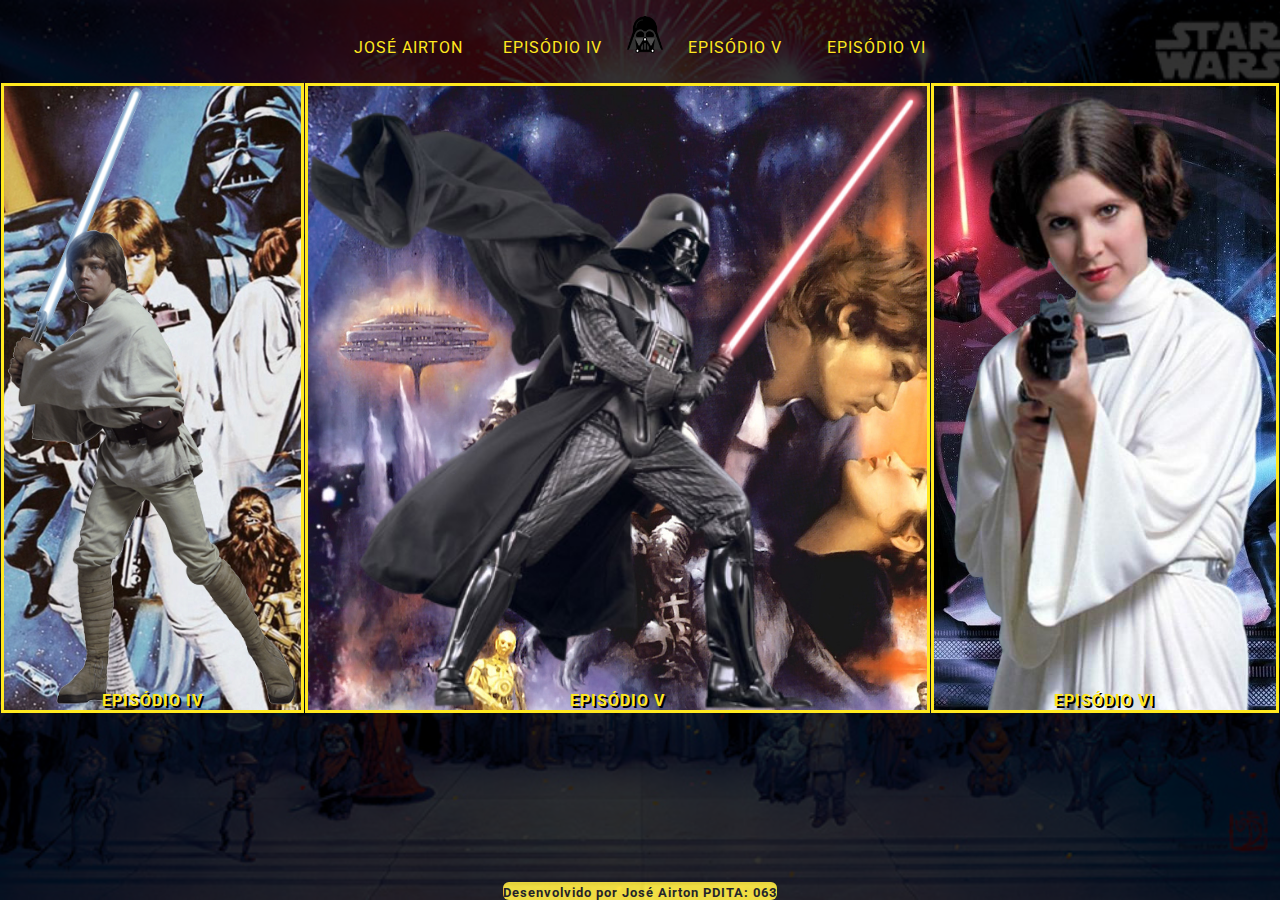
<file: index.html>
<!DOCTYPE html>
<html lang="en">

<head>
    <meta charset="UTF-8">
    <meta name="viewport" content="width=device-width, initial-scale=1.0">
    <link rel="stylesheet" href="./assets/css/index.css">
    <link href="./assets/images/favicon.ico" rel="shortcut icon" type="image/x-icon" />
    <script src="./assets/scripts/anim_cart.js"></script>
    <script src="./assets/scripts/dm.js" defer></script>
    <title>Star Wars: Trilogia Original</title>
</head>

<body>
    <header>
        <nav class="menu">
            <ul>
                <li class="item">
                    <a href="./paginas/Airton/airton.html">José Airton</a>
                <li class="item">
                    <a href="./paginas/episodioIV/epiIV.html">Episódio IV</a>
                </li>
                </li>
                    <input type="checkbox" name="change-theme" id="change-theme">
                    <label for="change-theme">
                        <img class="troca-dv" src="./assets/images/dv.ico">
                        <img class="troca-ss" src="./assets/images/SS.png">
                    </label>
                </li>
                <li class="item">
                    <a href="./paginas/episodioV/epiV.html">Episódio V</a>
                </li>
                <li class="item">
                    <a href="./paginas/episodioVI/epiVI.html">Episódio VI</a>
                </li>
            </ul>
        </nav>
    </header>
    <main>
        <div class="container">
            <a href="./paginas/episodioIV/epiIV.html" class="cartao" id="eIV">
                <img class="cbackground" src="./assets/images/EpisodioIV/EIV.jpg" alt="">
                <img class="cimagem" src="./assets/images/EpisodioIV/eIV.png" alt="Episódio IV">
                <h2 class="ctitulo">Episódio IV</h2>
            </a>
            <a href="./paginas/episodioV/epiV.html" class="cartao" id="eV">
                <img class="cbackground" src="./assets/images/EpisodioV/EV.jpg" alt="">
                <img class="cimagem" src="./assets/images/EpisodioV/eV.png" alt="Episódio V">
                <h2 class="ctitulo">Episódio V</h2>
            </a>
            <a href="./paginas/episodioVI/epiVI.html" class="cartao" id="eVI">
                <img class="cbackground" src="./assets/images/EpisodioVI/EVI.jpg" alt="">
                <img class="cimagem" src="./assets/images/EpisodioVI/eVI.png" alt="Episódio VI">
                <h2 class="ctitulo">Episódio VI</h2>
            </a>
        </div>

    </main>
    <footer>
        <div class="f">
            <div>
                <p>Desenvolvido por José Airton PDITA: 063</p>
            </div>
        </div>
    </footer>
</body>

</html>

<!-- Imagens retiradas de fonte da internet:
    https://icons8.com.br/
    https://www.remove.bg/pt-br/upload
    https://wallpapercave.com/
    https://www.wallpaperflare.com/
    https://www.facebook.com/OriginalTrilogy/
    https://alphacoders.com/star-wars-wallpapers
    https://www.flaticon.com/br/icones-gratis/guerra-das-estrelas
    https://icon-icons.com/pt/icones/busca/star+wars

-->
</file>
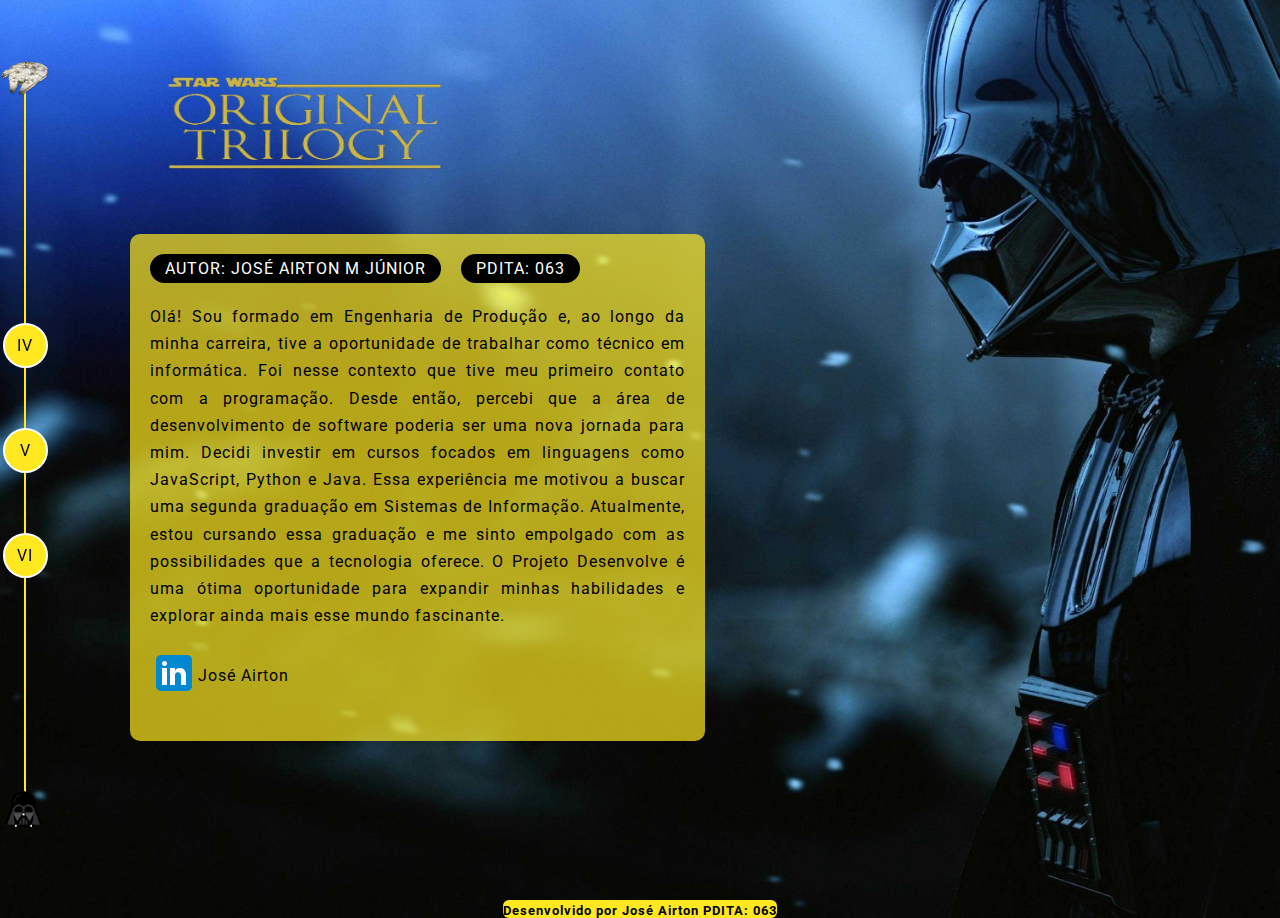
<file: paginas/Airton/airton.html>
<!DOCTYPE html>
<html lang="en">

<head>
    <meta charset="UTF-8">
    <meta name="viewport" content="width=device-width, initial-scale=1.0">
    <link href="../../assets/images/favicon.ico" rel="shortcut icon" type="image/x-icon" />
    <link rel="stylesheet" href="../../assets/css/internal.css">
    <title>José Airton</title>
</head>

<body class="airton">
    <div class="wrapper ">
        <aside class="coluna">
            <nav class="navigator">
                <div class="icone2">
                    <a href="../../index.html">
                        <img src="../../assets/images/EpisodioIV/Mf.png" />
                    </a>
                </div>
                <div class="icone">
                    <input type="checkbox" name="change-theme" id="change-theme">
                    <label for="change-theme">
                        <img class="troca-dv" src="../../assets/images/dv.ico">
                        <img class="troca-ss" src="../../assets/images/SS.png">
                    </label>
                </div>
                <ul>
                    <li><a href="../episodioIV/epiIV.html">IV</a></li>
                    <li><a href="../episodioV/epiV.html">V</a></li>
                    <li><a href="../episodioVI/epiVI.html">VI</a></li>
                </ul>
            </nav>
        </aside>
        <main>
            <div class="conteudo">
                <div class="top">
                    <div class="logo">
                        <img src="../../assets/images/Airton/airton.png" alt="Logo Trilogia" title="Logo Trilogia">
                    </div>
                    <div class="descricao">
                        <div class="pills">
                            <ul>
                                <li>Autor: José Airton M Júnior</li>
                                <li>PDITA: 063</li>
                            </ul>
                        </div>
                        <div class="texto">
                            <p>
                                Olá! Sou formado em Engenharia de Produção e, ao longo da minha carreira, tive a
                                oportunidade de trabalhar como
                                técnico em informática. Foi nesse contexto que tive meu primeiro contato com a
                                programação. Desde então, percebi
                                que a área de desenvolvimento de software poderia ser uma nova jornada para mim. Decidi
                                investir em cursos
                                focados em linguagens como JavaScript, Python e Java. Essa experiência me motivou a
                                buscar uma segunda graduação
                                em Sistemas de Informação. Atualmente, estou cursando essa graduação e me sinto
                                empolgado com as possibilidades
                                que a tecnologia oferece. O Projeto Desenvolve é uma ótima oportunidade para expandir
                                minhas habilidades e explorar
                                ainda mais esse mundo fascinante.
                            </p>
                        </div>
                        <div class="links">
                            <a href="https://www.linkedin.com/in/jose-airton" target="_blank">
                                <img src="../../assets/images/Airton/in.png">
                            </a>
                            <div class="in">
                                <a href="https://www.linkedin.com/in/jose-airton" target="_blank">
                                    <p>
                                        José Airton
                                    </p>
                                </a>
                            </div>
                            <!-- <ul>
                                <li>
                                    <a href="https://youtu.be/Q8b09bE1iGQ?si=NKachcmINfHBDKFC" class="lbutton"
                                        target="_blank">
                                        <span class="icon">
                                            <div class="play"></div>
                                        </span>
                                        <span class="label">
                                            Assistir trailer
                                        </span>
                                    </a>
                                </li>
                            </ul> -->
                        </div>
                    </div>
                </div>
            </div>
        </main>
    </div>
    <footer>
        <div class="f">
            <div>
                <p>Desenvolvido por José Airton PDITA: 063</p>
            </div>
        </div>
    </footer>

    <script src="../../assets/scripts/dm.js"></script>
</body>

</html>
</file>
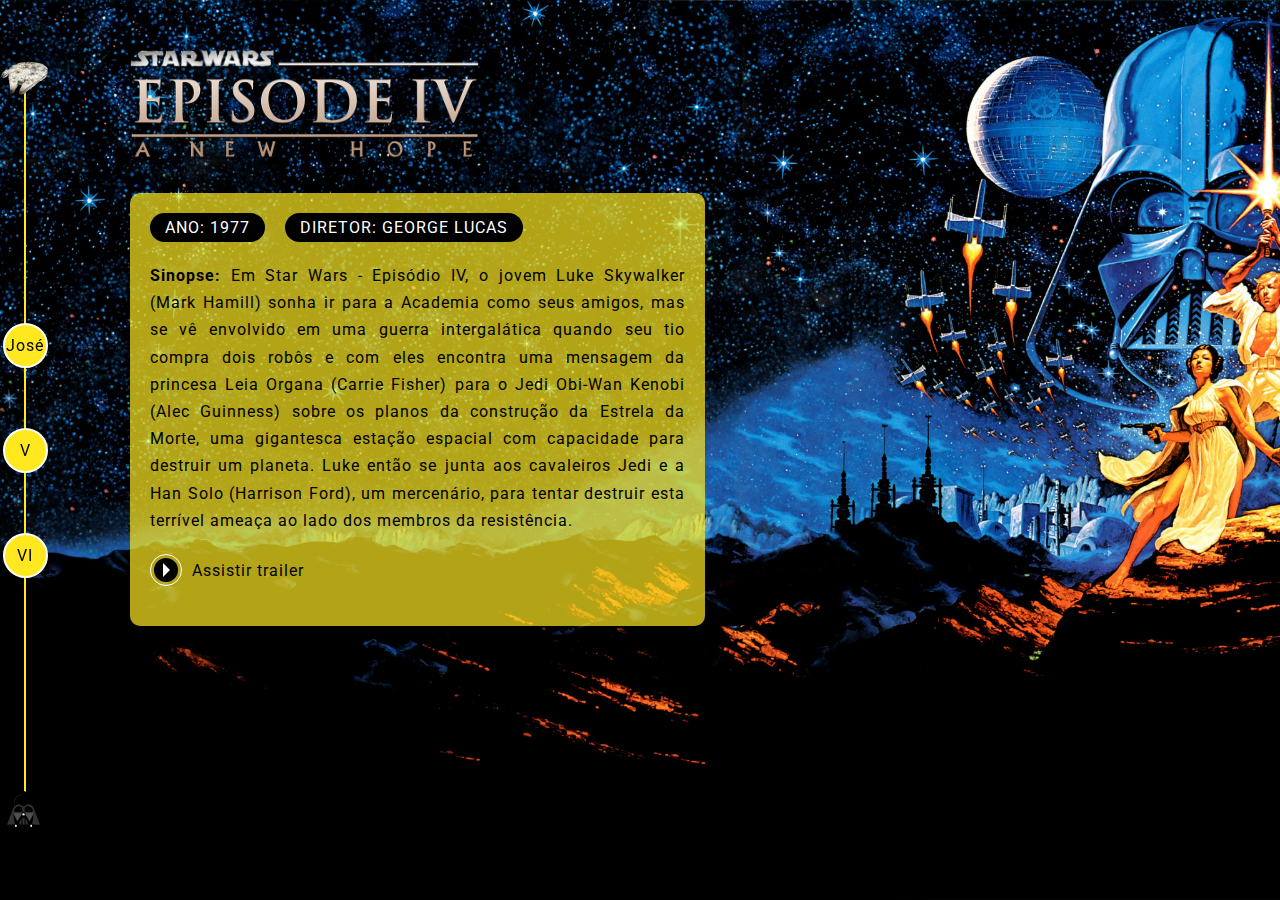
<file: paginas/episodioIV/epiIV.html>
<!DOCTYPE html>
<html lang="en">

<head>
    <meta charset="UTF-8">
    <meta name="viewport" content="width=device-width, initial-scale=1.0">
    <link href="../../assets/images/favicon.ico" rel="shortcut icon" type="image/x-icon" />
    <link rel="stylesheet" href="../../assets/css/internal.css">
    <title>Episodio IV</title>
</head>

<body>
    <div class="wrapper">
        <aside class="coluna">
            <nav class="navigator">
                <div class="icone2">
                    <a href="../../index.html">
                        <img src="../../assets/images/EpisodioIV/Mf.png" />
                    </a>
                </div>
                <div class="icone">
                    <input type="checkbox" name="change-theme" id="change-theme">
                    <label for="change-theme">
                        <img class="troca-dv" src="../../assets/images/dv.ico">
                        <img class="troca-ss" src="../../assets/images/SS.png">
                    </label>
                </div>
                <ul>
                    <li><a href="#eV">José</a></li>
                    <li><a href="../../paginas/episodioV/epiV.html">V</a></li>
                    <li><a href="../../paginas/episodioVI/epiVI.html">VI</a></li>
                </ul>
            </nav>
        </aside>
        <main>
            <div class="conteudo epiv">
                <div class="top">
                    <div class="logo">
                        <img src="../../assets/images/EpisodioIV/LIV.png" alt="Episodio IV" title="Episódio IV">
                    </div>
                    <div class="descricao">
                        <div class="pills">
                            <ul>
                                <li>Ano: 1977</li>
                                <li>Diretor: George Lucas</li>
                            </ul>
                        </div>
                        <div class="texto">
                            <p><strong>Sinopse:</strong> Em Star Wars - Episódio IV, o jovem Luke Skywalker (Mark
                                Hamill) sonha ir para a Academia como seus amigos,
                                mas se vê envolvido em uma guerra intergalática quando seu tio compra dois robôs e com
                                eles encontra uma mensagem da princesa Leia
                                Organa (Carrie Fisher) para o Jedi Obi-Wan Kenobi (Alec Guinness) sobre os planos da
                                construção da Estrela da Morte, uma gigantesca
                                estação espacial com capacidade para destruir um planeta. Luke então se junta aos
                                cavaleiros Jedi e a Han Solo (Harrison Ford), um
                                mercenário, para tentar destruir esta terrível ameaça ao lado dos membros da
                                resistência.
                            </p>
                        </div>
                        <div class="links">
                            <ul>
                                <li>
                                    <a href="https://youtu.be/Q8b09bE1iGQ?si=NKachcmINfHBDKFC" class="lbutton"
                                        target="_blank">
                                        <span class="icon">
                                            <div class="play"></div>
                                        </span>
                                        <span class="label">
                                            Assistir trailer
                                        </span>
                                    </a>
                                </li>
                            </ul>
                        </div>
                    </div>                
                </div>
            </div>
        </main>
    </div>
    <script src="../../assets/scripts/dm.js"></script>
</body>

</html>
</file>
<file: assets/css/index.css>
@import url('./reset.css');
@import url('./global.css');
@import url('./components/menu.css');
@import url('./components/footer.css');
/* @import url('./components/DM.css'); */

body {
    background-color: black;
    display: flex;
    flex-direction: column;
    min-height: 100vh;
}

body::before {
    content: "";
    background-image: url('../images/bg.jpg');
    background-repeat: no-repeat;
    background-position: center;
    background-size: cover;
    width: 100%;
    height: 100%;
    position: absolute;
    opacity: .2;
    transition:  background-image 1s ease-in-out, opacity 1s ease-in-out;
}

main {
    flex-grow: 1;
}

.container {
    position: relative;
    display: flex;
    align-items: center;
    justify-content: space-evenly;
    margin-top: 10px;
}

.cartao {
    border: 0.2rem solid var(--cor-2);
    width: calc(100% / 3 -8%);
    height: 70vh;
    position: relative;
    transition: filter .5s ease-in-out;
}

.cbackground {
    width: 100%;
    height: 100%;
    object-fit: cover;
    position: absolute;
    opacity: 1;
    transition: opacity 1s ease-in-out;
}

.cimagem {
    width: 100%;
    height: 100%;
    object-fit: fill;
    position: relative;
    transition: 1s ease-in-out;
}

.ctitulo {
    font-size: auto;
    text-transform: uppercase;
    text-align: center;
    position: absolute;
    width: 100%;
    bottom: 0;
    color: var(--cor-2);
    text-shadow: 2px 2px black; 
    transition: bottom 1s ease-in-out;

}

.controller {
    position: relative;
    display: flex;
    justify-content: center;
    align-items: center;
    margin-top: 3rem;
}

.chovered .cbackground {
    cursor: pointer;
    opacity: 0;
}

.chovered .cimagem {
    transform: scale(1.2);
    filter: drop-shadow(30px 10px 4px rgba(0,0,0, .5));
}

body#eIVhovered::before {
    background-image: url('../images/EpisodioIV/EIV.jpg');
}

body#eVhovered::before {
    background-image: url('../images/EpisodioV/EV.jpg');
}

body#eVIhovered::before {
    background-image: url('../images/EpisodioVI/EVI.jpg');
}

body[id^="e"]::before {
    opacity: 1;
}

body[id^="e"] .cartao:not(.chovered) {
    filter: grayscale(100%);
}

.chovered .ctitulo {
    bottom: 30%;
}

input[type="checkbox"] {
    display: none;
}
</file>
<file: assets/css/internal.css>
@import url('reset.css');
@import url('global.css');
@import url('components/navigator.css');
@import url('components/pills.css');
@import url('components/blink.css');
@import url('components/footer.css');
@import url('components/menu.css');

@media only screen and (max-width: 700px) {
    * {
        font-size: xx-small;
        text-align: left;
    }
    .wrapper .top .descricao {
        min-width: 100%;
    }
    main {
        min-width: 100%;
        font-size: larger;
    }
    main .conteudo .top .logo img {
        width: 100%;
        height: auto;
    }
    .wrapper .coluna {
        display: none;
    }
    .wrapper .top {
        margin-right: 15px;
    }
    .wrapper .top .descricao .pills li {
        min-width: 65px;
        text-align: center;
        font-size: xx-small;
        display: flex;
        flex-wrap: wrap;

    }


}


.wrapper {
    display: flex;
    height: 100vh;
    flex-flow: row nowrap;
}

.wrapper .coluna {
    width: 100px;
    height: 100%;
    /* background-color: black; */
    display: flex;
    justify-content: center;
    align-items: center;
    position: fixed;
    padding-right: 50px;
    left: 0;
    top: 0;
    z-index: 1;
}

.wrapper .conteudo {
    height: 100%;
    /* max-width: 100%; */
    width: 100%;
    /* background-color: gray ; */
    padding-left: 130px;
    flex: 1;
    overflow: auto;
}

/* .wrapper .conteudo .descricao  {
    width: 80rem;
    height: 80rem;
} */

.wrapper .top {
    height: 80vh;
    display: flex;
    flex-direction: column;
    justify-content: flex-start;
}

.wrapper .bottom {
    height: 20vh;
    display: flex;
    flex-direction: column;
    justify-content: flex-end;
}

.wrapper .conteudo .logo img {
    margin-top: 50px;
    margin-left: 0;
    margin-bottom: 30px;
    max-width: 350px;
    max-height: 150px;
    height: auto;
    width: 100%;
}

.wrapper .top .descricao {
    background-color: var(--cor-3);
    /* width: 80rem; */
    /* flex-wrap: wrap; */
    max-width: 50%;
    padding: 20px;
    border-radius: 10px;

}

.wrapper .top .descricao .texto p {
    color: var(--cor-1);
    line-height: 170%;
    text-align: justify;
    font-size: 100%;
}

.wrapper .top .descricao .pills {
    margin-bottom: 20px;
}

.wrapper .conteudo .links {
    padding: 20px;
    padding-left: 0;
}

.wrapper .conteudo .links ul {
    display: flex;
    flex-direction: row;
}

.airton {
    background-image: url('../images/Airton/bg.jpg');
    background-size: cover;
}

.epiv {
    background-image: url('../images/EpisodioIV/bg.jpg');
    background-size: cover;
}

.epv {
    background-image: url('../images/EpisodioV/bg.jpg');
    background-size: cover;
}

.epvi {
    background-image: url('../images/EpisodioVI/bg.jpg');
    background-size: cover;
}
</file>
